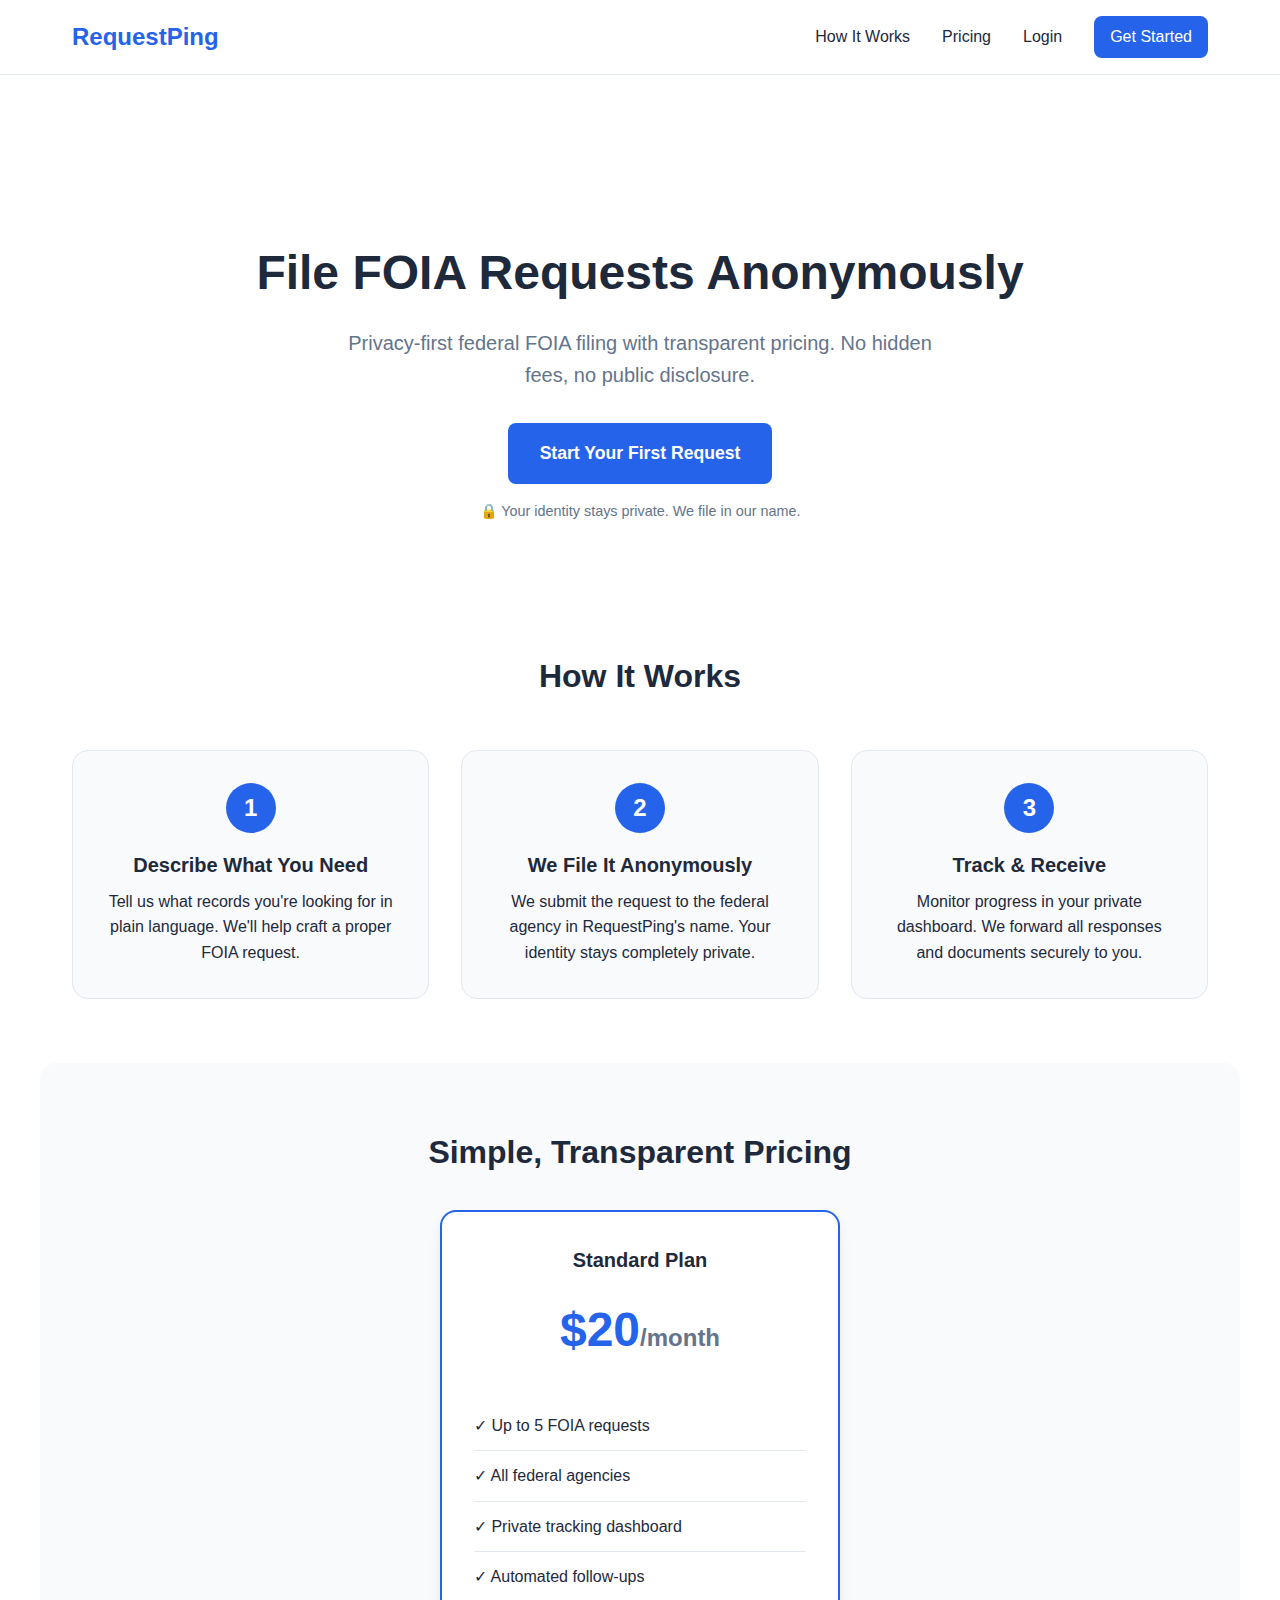
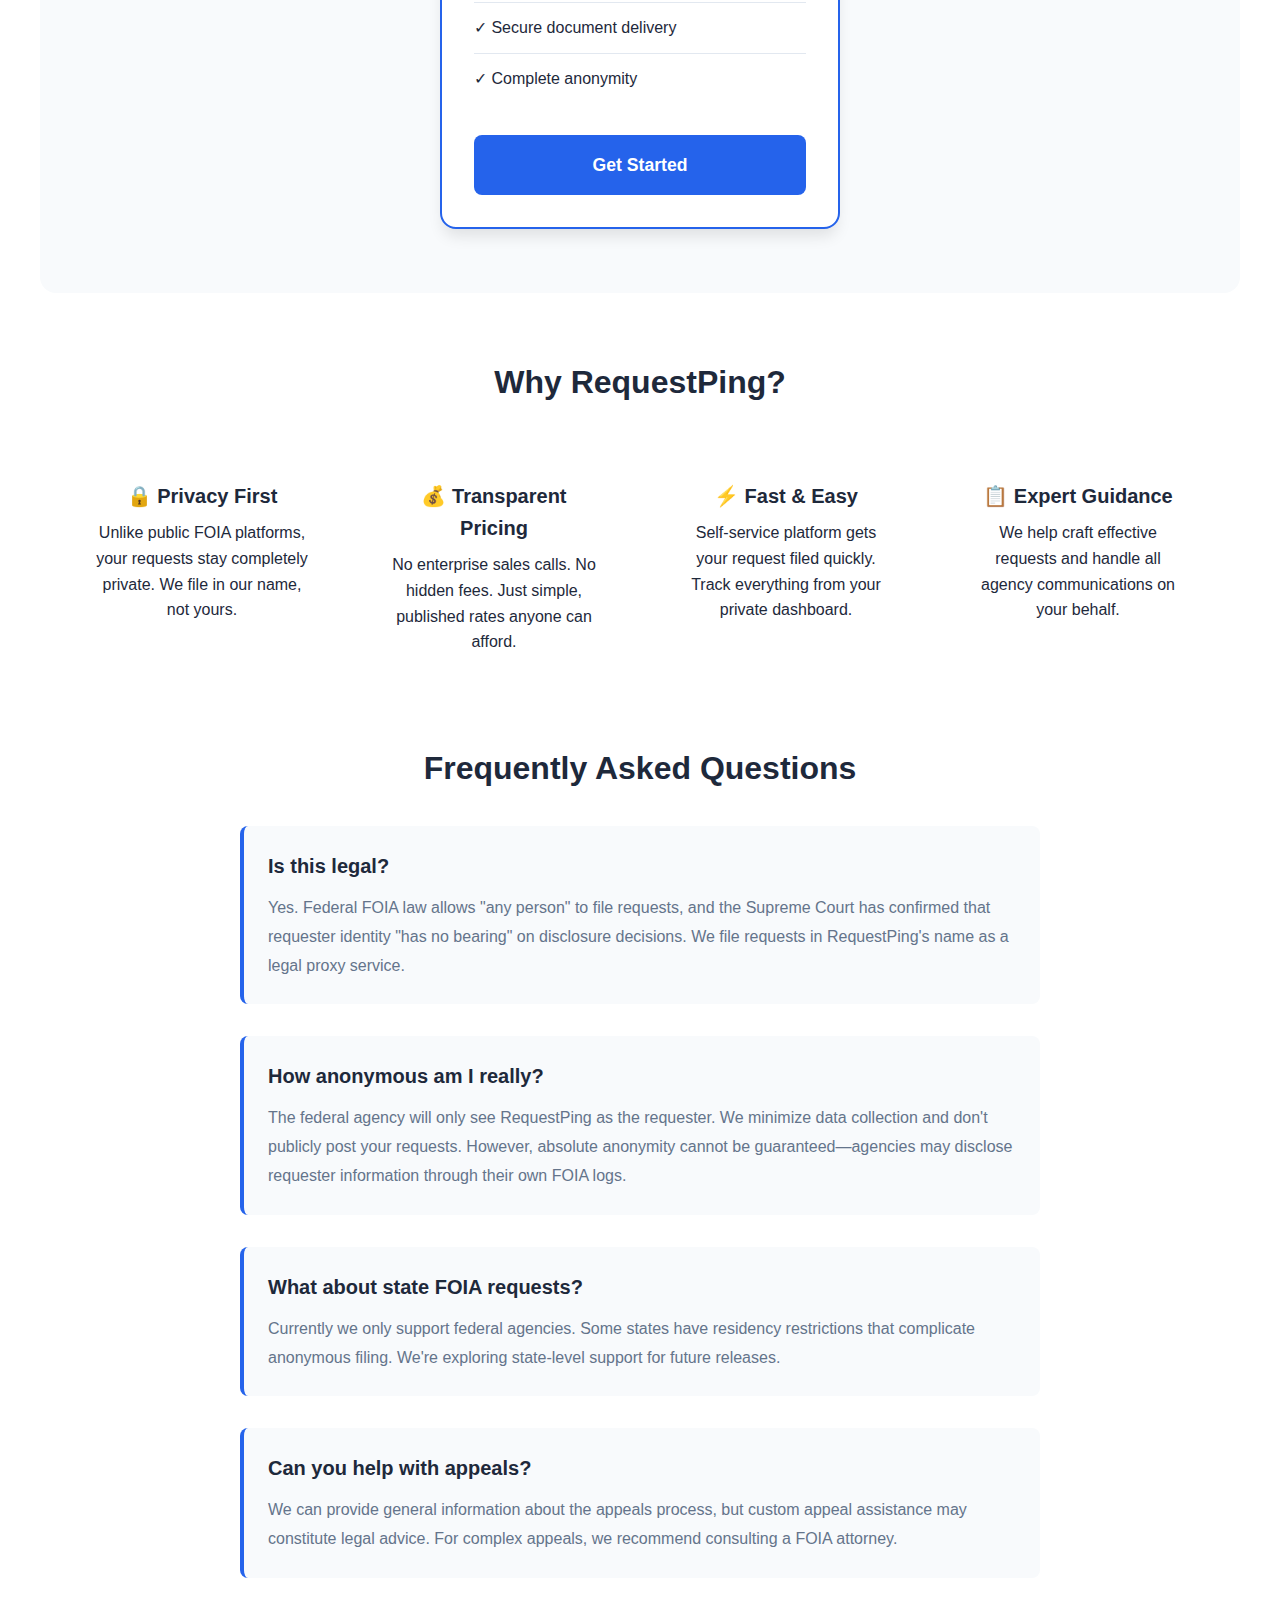
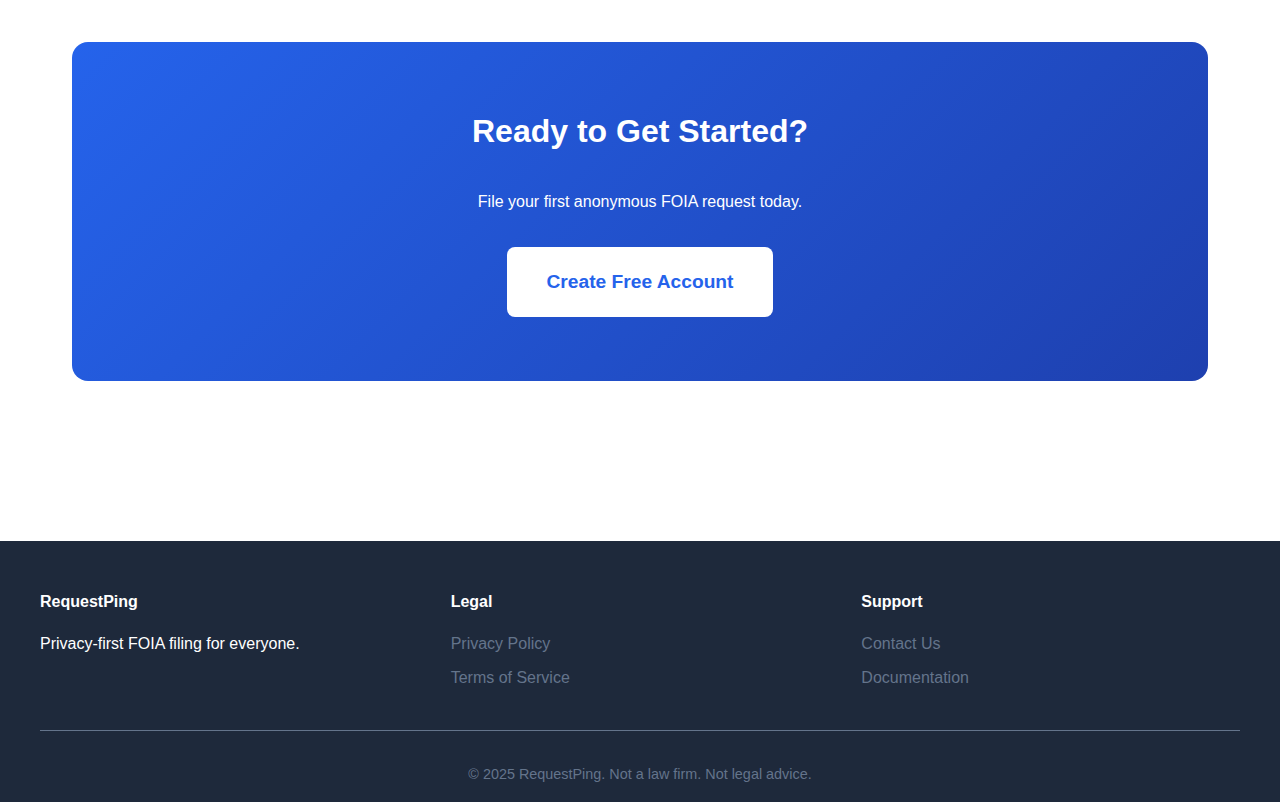
<file: index.html>
<!DOCTYPE html>
<html lang="en">
<head>
    <meta charset="UTF-8">
    <meta name="viewport" content="width=device-width, initial-scale=1.0">
    <title>RequestPing - Anonymous FOIA Requests</title>
    <link rel="stylesheet" href="css/style.css">
</head>
<body>
    <header>
        <nav>
            <div class="logo">RequestPing</div>
            <div class="nav-links">
                <a href="#how-it-works">How It Works</a>
                <a href="#pricing">Pricing</a>
                <a href="login.html">Login</a>
                <a href="signup.html" class="cta-button">Get Started</a>
            </div>
        </nav>
    </header>

    <main>
        <section class="hero">
            <h1>File FOIA Requests Anonymously</h1>
            <p class="subtitle">Privacy-first federal FOIA filing with transparent pricing. No hidden fees, no public disclosure.</p>
            <a href="signup.html" class="primary-button">Start Your First Request</a>
            <p class="trust-badge">🔒 Your identity stays private. We file in our name.</p>
        </section>

        <section id="how-it-works" class="how-it-works">
            <h2>How It Works</h2>
            <div class="steps">
                <div class="step">
                    <div class="step-number">1</div>
                    <h3>Describe What You Need</h3>
                    <p>Tell us what records you're looking for in plain language. We'll help craft a proper FOIA request.</p>
                </div>
                <div class="step">
                    <div class="step-number">2</div>
                    <h3>We File It Anonymously</h3>
                    <p>We submit the request to the federal agency in RequestPing's name. Your identity stays completely private.</p>
                </div>
                <div class="step">
                    <div class="step-number">3</div>
                    <h3>Track & Receive</h3>
                    <p>Monitor progress in your private dashboard. We forward all responses and documents securely to you.</p>
                </div>
            </div>
        </section>

        <section id="pricing" class="pricing">
            <h2>Simple, Transparent Pricing</h2>
            <div class="pricing-card">
                <h3>Standard Plan</h3>
                <div class="price">$20<span>/month</span></div>
                <ul class="features">
                    <li>✓ Up to 5 FOIA requests</li>
                    <li>✓ All federal agencies</li>
                    <li>✓ Private tracking dashboard</li>
                    <li>✓ Automated follow-ups</li>
                    <li>✓ Secure document delivery</li>
                    <li>✓ Complete anonymity</li>
                </ul>
                <a href="signup.html" class="primary-button">Get Started</a>
            </div>
        </section>

        <section class="why-requestping">
            <h2>Why RequestPing?</h2>
            <div class="reasons">
                <div class="reason">
                    <h3>🔒 Privacy First</h3>
                    <p>Unlike public FOIA platforms, your requests stay completely private. We file in our name, not yours.</p>
                </div>
                <div class="reason">
                    <h3>💰 Transparent Pricing</h3>
                    <p>No enterprise sales calls. No hidden fees. Just simple, published rates anyone can afford.</p>
                </div>
                <div class="reason">
                    <h3>⚡ Fast & Easy</h3>
                    <p>Self-service platform gets your request filed quickly. Track everything from your private dashboard.</p>
                </div>
                <div class="reason">
                    <h3>📋 Expert Guidance</h3>
                    <p>We help craft effective requests and handle all agency communications on your behalf.</p>
                </div>
            </div>
        </section>

        <section class="faq">
            <h2>Frequently Asked Questions</h2>
            <div class="faq-item">
                <h3>Is this legal?</h3>
                <p>Yes. Federal FOIA law allows "any person" to file requests, and the Supreme Court has confirmed that requester identity "has no bearing" on disclosure decisions. We file requests in RequestPing's name as a legal proxy service.</p>
            </div>
            <div class="faq-item">
                <h3>How anonymous am I really?</h3>
                <p>The federal agency will only see RequestPing as the requester. We minimize data collection and don't publicly post your requests. However, absolute anonymity cannot be guaranteed—agencies may disclose requester information through their own FOIA logs.</p>
            </div>
            <div class="faq-item">
                <h3>What about state FOIA requests?</h3>
                <p>Currently we only support federal agencies. Some states have residency restrictions that complicate anonymous filing. We're exploring state-level support for future releases.</p>
            </div>
            <div class="faq-item">
                <h3>Can you help with appeals?</h3>
                <p>We can provide general information about the appeals process, but custom appeal assistance may constitute legal advice. For complex appeals, we recommend consulting a FOIA attorney.</p>
            </div>
        </section>

        <section class="cta-final">
            <h2>Ready to Get Started?</h2>
            <p>File your first anonymous FOIA request today.</p>
            <a href="signup.html" class="primary-button large">Create Free Account</a>
        </section>
    </main>

    <footer>
        <div class="footer-content">
            <div class="footer-section">
                <h4>RequestPing</h4>
                <p>Privacy-first FOIA filing for everyone.</p>
            </div>
            <div class="footer-section">
                <h4>Legal</h4>
                <a href="privacy.html">Privacy Policy</a>
                <a href="terms.html">Terms of Service</a>
            </div>
            <div class="footer-section">
                <h4>Support</h4>
                <a href="mailto:support@requestping.com">Contact Us</a>
                <a href="docs.html">Documentation</a>
            </div>
        </div>
        <div class="footer-bottom">
            <p>&copy; 2025 RequestPing. Not a law firm. Not legal advice.</p>
        </div>
    </footer>
</body>
</html>
</file>
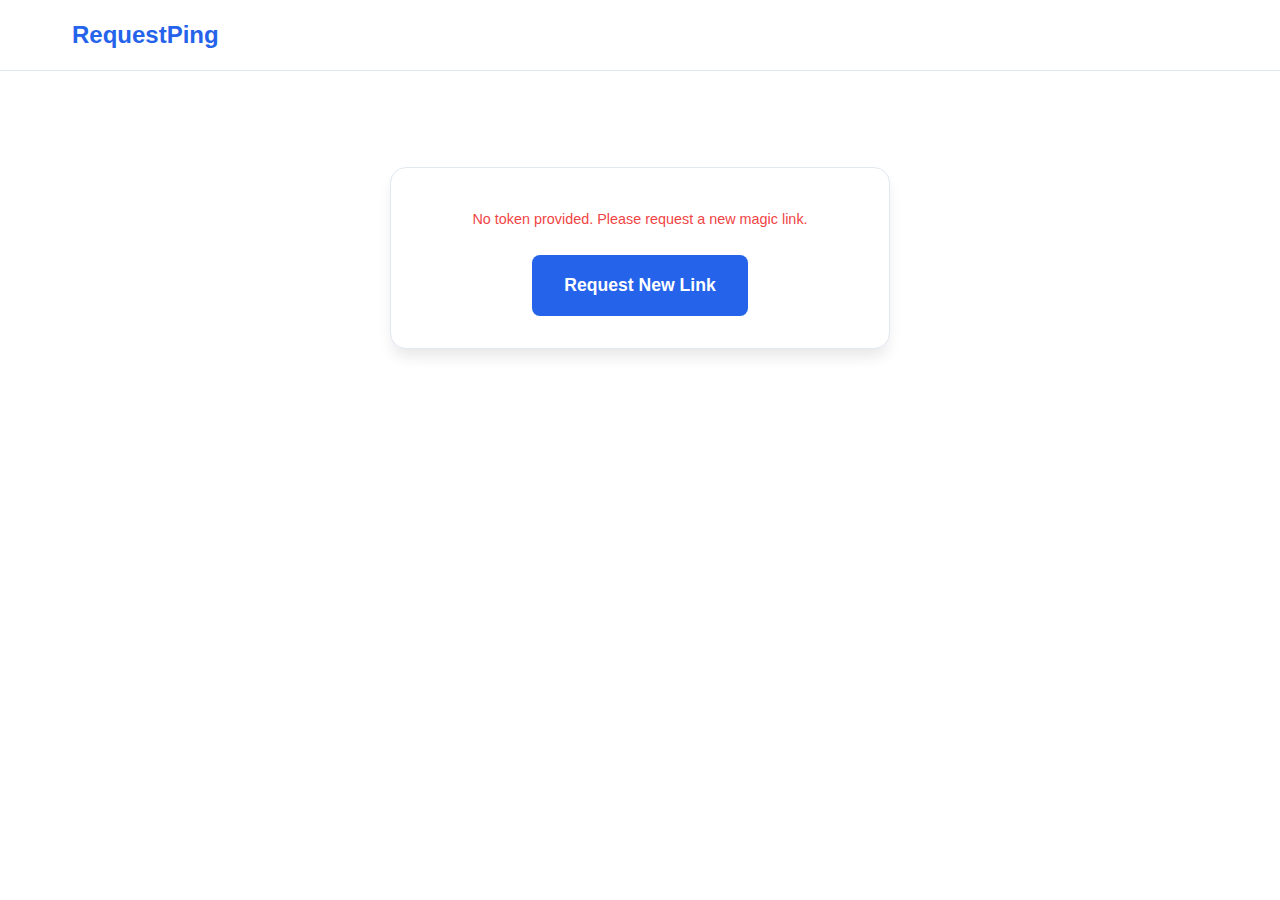
<file: auth.html>
<!DOCTYPE html>
<html lang="en">
<head>
    <meta charset="UTF-8">
    <meta name="viewport" content="width=device-width, initial-scale=1.0">
    <title>Logging in... - RequestPing</title>
    <link rel="stylesheet" href="css/style.css">
</head>
<body>
    <header>
        <nav>
            <div class="logo">RequestPing</div>
        </nav>
    </header>

    <main>
        <div class="form-container" style="text-align: center;">
            <div id="status-message">
                <h2>Logging you in...</h2>
                <p style="color: var(--text-secondary); margin-top: 1rem;">
                    Please wait while we verify your magic link.
                </p>
            </div>

            <div id="error-container" style="display: none;">
                <div class="error-message" id="error-message" style="display: block;"></div>
                <a href="login.html" class="primary-button" style="margin-top: 1.5rem; display: inline-block;">
                    Request New Link
                </a>
            </div>
        </div>
    </main>

    <script src="js/config.js"></script>
    <script src="js/auth.js"></script>
</body>
</html>
</file>
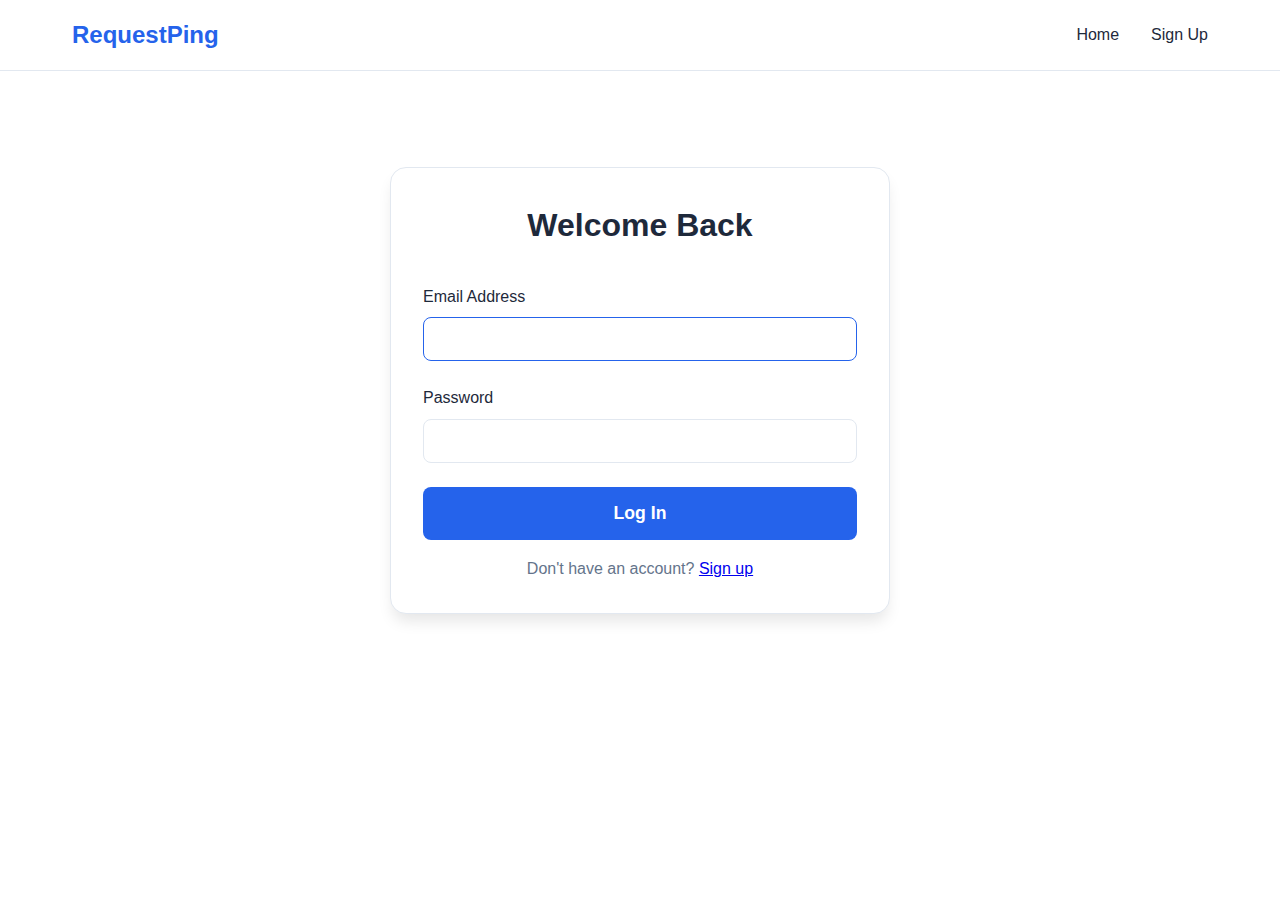
<file: browse.html>
<!DOCTYPE html>
<html lang="en">
<head>
    <meta charset="UTF-8">
    <meta name="viewport" content="width=device-width, initial-scale=1.0">
    <title>Browse Entities - RequestPing</title>
    <link rel="stylesheet" href="css/style.css">
    <style>
        .browse-controls {
            display: flex;
            gap: 1rem;
            margin-bottom: 2rem;
            flex-wrap: wrap;
        }

        .browse-controls input,
        .browse-controls select {
            flex: 1;
            min-width: 200px;
        }

        .stats {
            display: flex;
            gap: 1rem;
            margin-bottom: 2rem;
            flex-wrap: wrap;
        }

        .stat-card {
            background: var(--bg-secondary);
            padding: 1rem;
            border-radius: 0.5rem;
            border-left: 4px solid var(--primary-color);
            flex: 1;
            min-width: 150px;
        }

        .stat-number {
            font-size: 2rem;
            font-weight: bold;
            color: var(--primary-color);
        }

        .stat-label {
            font-size: 0.9rem;
            color: var(--text-secondary);
            text-transform: uppercase;
            letter-spacing: 0.5px;
        }

        .entities-table {
            width: 100%;
            border-collapse: collapse;
            background: white;
            box-shadow: var(--shadow-md);
            border-radius: 0.5rem;
            overflow: hidden;
        }

        .entities-table thead {
            background: var(--primary-color);
            color: white;
        }

        .entities-table th {
            padding: 1rem;
            text-align: left;
            font-weight: 600;
            cursor: pointer;
            user-select: none;
        }

        .entities-table th:hover {
            background: var(--primary-dark);
        }

        .entities-table td {
            padding: 0.75rem 1rem;
            border-bottom: 1px solid var(--border-color);
        }

        .entities-table tr:last-child td {
            border-bottom: none;
        }

        .entities-table tbody tr:hover {
            background: var(--bg-secondary);
        }

        .category-badge {
            display: inline-block;
            padding: 0.25rem 0.75rem;
            border-radius: 1rem;
            font-size: 0.75rem;
            font-weight: 600;
            text-transform: uppercase;
            letter-spacing: 0.5px;
        }

        .badge-state_agency { background: #dbeafe; color: #1e40af; }
        .badge-county { background: #fef3c7; color: #92400e; }
        .badge-city { background: #d1fae5; color: #065f46; }
        .badge-town { background: #e0e7ff; color: #4338ca; }
        .badge-university { background: #fce7f3; color: #9f1239; }

        .contact-badge {
            display: inline-block;
            padding: 0.2rem 0.5rem;
            background: var(--success-color);
            color: white;
            border-radius: 0.25rem;
            font-size: 0.7rem;
            font-weight: 600;
            margin-right: 0.25rem;
        }

        .contact-badge.portal {
            background: var(--secondary-color);
        }

        .no-results {
            text-align: center;
            padding: 3rem;
            color: var(--text-secondary);
        }

        @media (max-width: 768px) {
            .entities-table {
                font-size: 0.85rem;
            }

            .entities-table th,
            .entities-table td {
                padding: 0.5rem;
            }

            .entities-table .hide-mobile {
                display: none;
            }
        }
    </style>
</head>
<body>
    <header>
        <nav>
            <div class="logo">RequestPing</div>
            <div class="nav-links">
                <a href="dashboard.html">Dashboard</a>
                <a href="browse.html" class="active">Browse Entities</a>
                <a href="#" id="logout">Logout</a>
            </div>
        </nav>
    </header>

    <main>
        <div style="max-width: 1400px; margin: 2rem auto; padding: 0 1rem;">
            <h1>Browse All Virginia FOIA Entities</h1>
            <p style="color: var(--text-secondary); margin-bottom: 2rem;">
                Complete directory of all Virginia state agencies, counties, cities, towns, and universities.
            </p>

            <div class="stats">
                <div class="stat-card">
                    <div class="stat-number" id="total-count">0</div>
                    <div class="stat-label">Total Entities</div>
                </div>
                <div class="stat-card">
                    <div class="stat-number" id="filtered-count">0</div>
                    <div class="stat-label">Showing</div>
                </div>
                <div class="stat-card">
                    <div class="stat-number" id="email-count">0</div>
                    <div class="stat-label">With Email</div>
                </div>
                <div class="stat-card">
                    <div class="stat-number" id="portal-count">0</div>
                    <div class="stat-label">With Portal</div>
                </div>
            </div>

            <div class="browse-controls">
                <input type="text" id="search" placeholder="Search entities..." />
                <select id="category-filter">
                    <option value="">All Categories</option>
                    <option value="state_agency">State Agencies</option>
                    <option value="county">Counties</option>
                    <option value="city">Cities</option>
                    <option value="town">Towns</option>
                    <option value="university">Universities</option>
                </select>
                <select id="contact-filter">
                    <option value="">All Contact Methods</option>
                    <option value="email">Has Email</option>
                    <option value="portal">Has Portal</option>
                </select>
            </div>

            <div style="overflow-x: auto;">
                <table class="entities-table" id="entities-table">
                    <thead>
                        <tr>
                            <th data-sort="name">Name ▲▼</th>
                            <th data-sort="category">Category ▲▼</th>
                            <th class="hide-mobile" data-sort="foia_officer">FOIA Officer ▲▼</th>
                            <th class="hide-mobile">Contact</th>
                        </tr>
                    </thead>
                    <tbody id="entities-tbody">
                        <tr>
                            <td colspan="4" class="no-results">Loading entities...</td>
                        </tr>
                    </tbody>
                </table>
            </div>
        </div>
    </main>

    <script src="js/config.js"></script>
    <script src="js/browse.js"></script>
</body>
</html>
</file>
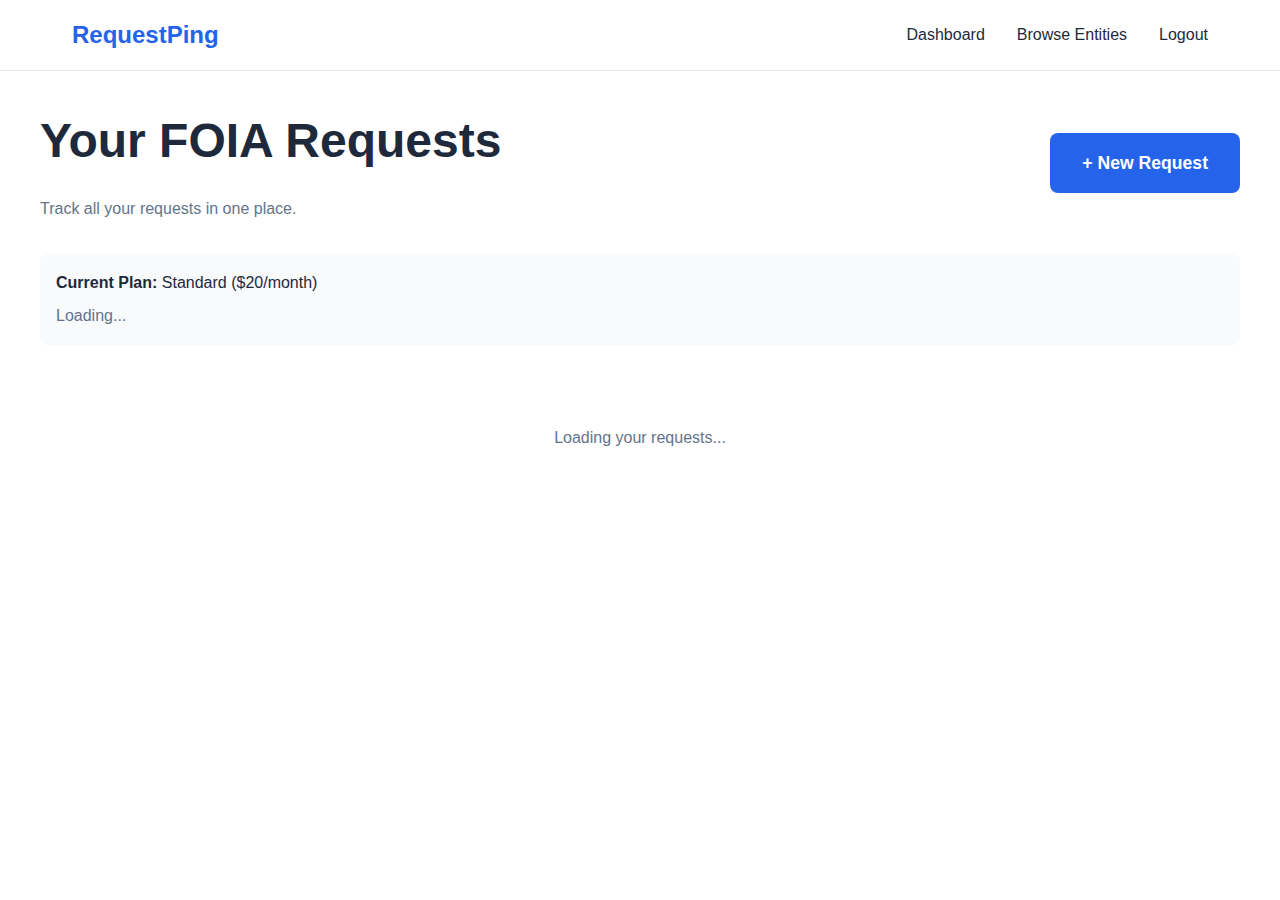
<file: dashboard.html>
<!DOCTYPE html>
<html lang="en">
<head>
    <meta charset="UTF-8">
    <meta name="viewport" content="width=device-width, initial-scale=1.0">
    <title>Dashboard - RequestPing</title>
    <link rel="stylesheet" href="css/style.css">
</head>
<body>
    <header>
        <nav>
            <div class="logo">RequestPing</div>
            <div class="nav-links">
                <a href="dashboard.html">Dashboard</a>
                <a href="browse.html">Browse Entities</a>
                <a href="#" id="logout">Logout</a>
            </div>
        </nav>
    </header>

    <main class="dashboard">
        <div class="dashboard-header">
            <div>
                <h1>Your FOIA Requests</h1>
                <p style="color: var(--text-secondary);">Track all your requests in one place.</p>
            </div>
            <a href="request.html" class="primary-button">+ New Request</a>
        </div>

        <div id="usage-info" style="background: var(--bg-secondary); padding: 1rem; border-radius: 0.5rem; margin-bottom: 2rem;">
            <p><strong>Current Plan:</strong> Standard ($20/month)</p>
            <p style="color: var(--text-secondary); margin-top: 0.5rem;">
                <span id="requests-used">Loading...</span>
            </p>
        </div>

        <div id="requests-container">
            <div style="text-align: center; padding: 3rem; color: var(--text-secondary);">
                Loading your requests...
            </div>
        </div>

        <div id="no-requests" style="display: none; text-align: center; padding: 4rem; background: var(--bg-secondary); border-radius: 1rem;">
            <h2>No requests yet</h2>
            <p style="color: var(--text-secondary); margin: 1rem 0 2rem;">
                Ready to file your first anonymous FOIA request?
            </p>
            <a href="request.html" class="primary-button">Create Your First Request</a>
        </div>
    </main>

    <script src="js/config.js"></script>
    <script src="js/dashboard.js"></script>
</body>
</html>
</file>
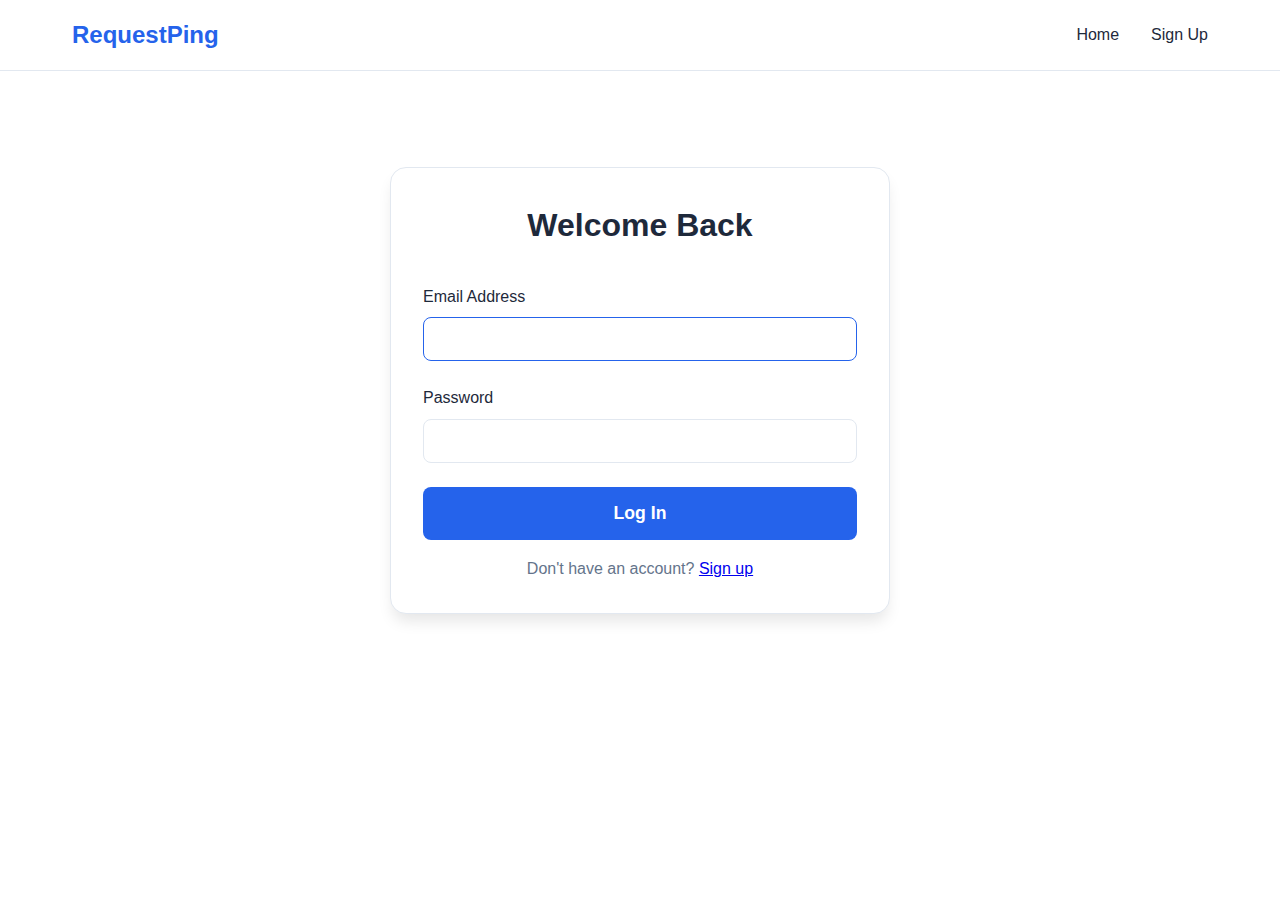
<file: login.html>
<!DOCTYPE html>
<html lang="en">
<head>
    <meta charset="UTF-8">
    <meta name="viewport" content="width=device-width, initial-scale=1.0">
    <title>Login - RequestPing</title>
    <link rel="stylesheet" href="css/style.css">
</head>
<body>
    <header>
        <nav>
            <div class="logo">RequestPing</div>
            <div class="nav-links">
                <a href="index.html">Home</a>
                <a href="signup.html">Sign Up</a>
            </div>
        </nav>
    </header>

    <main>
        <div class="form-container">
            <h2>Welcome Back</h2>
            <form id="login-form">
                <div class="form-group">
                    <label for="email">Email Address</label>
                    <input type="email" id="email" name="email" required autofocus>
                </div>

                <div class="form-group">
                    <label for="password">Password</label>
                    <input type="password" id="password" name="password" required>
                </div>

                <div id="error-message" class="error-message" style="display: none;"></div>

                <button type="submit" class="primary-button" style="width: 100%;">Log In</button>
            </form>

            <p style="text-align: center; margin-top: 1rem; color: var(--text-secondary);">
                Don't have an account? <a href="signup.html">Sign up</a>
            </p>
        </div>
    </main>

    <script src="js/config.js"></script>
    <script src="js/login.js"></script>
</body>
</html>
</file>
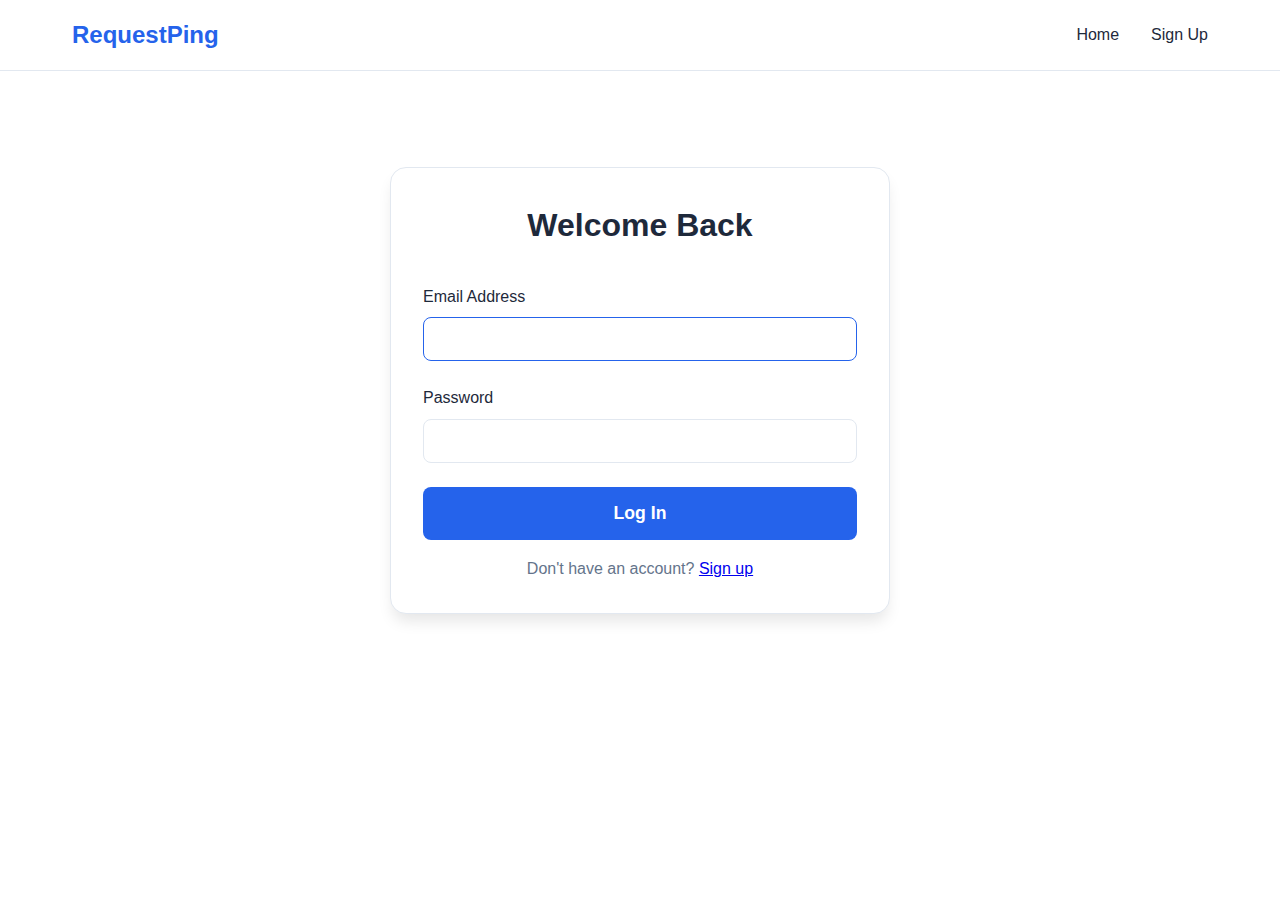
<file: request.html>
<!DOCTYPE html>
<html lang="en">
<head>
    <meta charset="UTF-8">
    <meta name="viewport" content="width=device-width, initial-scale=1.0">
    <title>New FOIA Request - RequestPing</title>
    <link rel="stylesheet" href="css/style.css">
</head>
<body>
    <header>
        <nav>
            <div class="logo">RequestPing</div>
            <div class="nav-links">
                <a href="dashboard.html">Dashboard</a>
                <a href="browse.html">Browse Entities</a>
                <a href="#" id="logout">Logout</a>
            </div>
        </nav>
    </header>

    <main>
        <div style="max-width: 800px; margin: 2rem auto;">
            <h1>New Virginia FOIA Request</h1>
            <p style="color: var(--text-secondary); margin-bottom: 2rem;">
                Tell us what records you're looking for. We'll craft a proper Virginia FOIA request and file it on your behalf with the state agency.
            </p>

            <form id="request-form">
                <div class="form-group">
                    <label for="entity-search">Virginia Entity *</label>
                    <div class="autocomplete-wrapper">
                        <input type="text"
                               id="entity-search"
                               placeholder="Search for state agency, county, city, town, or university..."
                               autocomplete="off"
                               required>
                        <div id="autocomplete-results" class="autocomplete-results"></div>
                    </div>

                    <input type="hidden" id="selected-entity-id" name="entity_id">
                    <input type="hidden" id="selected-entity-category" name="entity_category">
                    <input type="hidden" id="selected-entity-name" name="entity_name">
                    <input type="hidden" id="selected-entity-abbr" name="entity_abbr">

                    <div id="selected-entity-display" class="selected-entity"></div>
                    <small>Search across all Virginia state agencies, counties, cities, towns, and universities.</small>
                </div>

                <div class="form-group">
                    <label for="subject">Request Subject *</label>
                    <input type="text" id="subject" name="subject" required placeholder="e.g., Email records about Project X">
                    <small>Brief description of what you're requesting.</small>
                </div>

                <div class="form-group">
                    <label for="description">Detailed Description *</label>
                    <textarea id="description" name="description" required placeholder="Describe the records you're seeking in as much detail as possible. Include dates, names, keywords, or any other identifying information that will help the agency locate the records."></textarea>
                    <small><strong>Be specific to avoid delays!</strong> Good examples: "All emails sent by John Smith in the Planning Department between Jan 1-31, 2024 containing the word 'zoning'" or "The inspection report for 123 Main Street conducted on March 15, 2024." Bad examples: "All emails about zoning" (too broad) or "Everything related to planning" (too vague). If your request is very broad, agencies may estimate high costs - we'll contact you before proceeding.</small>
                </div>

                <div class="form-group">
                    <label for="date-range-start">Date Range (optional)</label>
                    <div style="display: flex; gap: 1rem; align-items: center;">
                        <input type="date" id="date-range-start" name="date-range-start" placeholder="Start date">
                        <span>to</span>
                        <input type="date" id="date-range-end" name="date-range-end" placeholder="End date">
                    </div>
                    <small>If your request covers a specific time period, specify it here.</small>
                </div>

                <div class="form-group">
                    <label for="delivery-format">Preferred Delivery Format</label>
                    <select id="delivery-format" name="delivery-format">
                        <option value="electronic">Electronic</option>
                        <option value="paper">Paper copies</option>
                        <option value="either">Either</option>
                    </select>
                </div>

                <div class="form-group">
                    <label>Fee Information</label>
                    <p style="background: var(--bg-secondary); padding: 1rem; border-radius: 0.5rem; font-size: 0.9rem; color: var(--text-secondary);">
                        <strong>Virginia FOIA Fees:</strong> Agencies may charge for actual costs of accessing, duplicating, supplying, or searching for records. Costs are based on staff hourly rates. We'll notify you if the agency estimates fees before proceeding with your request.
                    </p>
                </div>

                <div class="form-group">
                    <label>
                        <input type="checkbox" id="acknowledge-fees" name="acknowledge-fees" required>
                        I understand that agencies may charge actual costs for fulfilling my request, and RequestPing will contact me if fees are estimated before proceeding
                    </label>
                </div>

                <div id="error-message" class="error-message" style="display: none;"></div>
                <div id="success-message" class="success-message" style="display: none;"></div>

                <div style="display: flex; gap: 1rem;">
                    <button type="button" onclick="window.location.href='dashboard.html'" class="primary-button" style="background: var(--secondary-color); flex: 1;">Cancel</button>
                    <button type="submit" class="primary-button" style="flex: 2;">Submit Request</button>
                </div>
            </form>
        </div>
    </main>

    <script src="js/config.js"></script>
    <script src="js/request.js"></script>
</body>
</html>
</file>
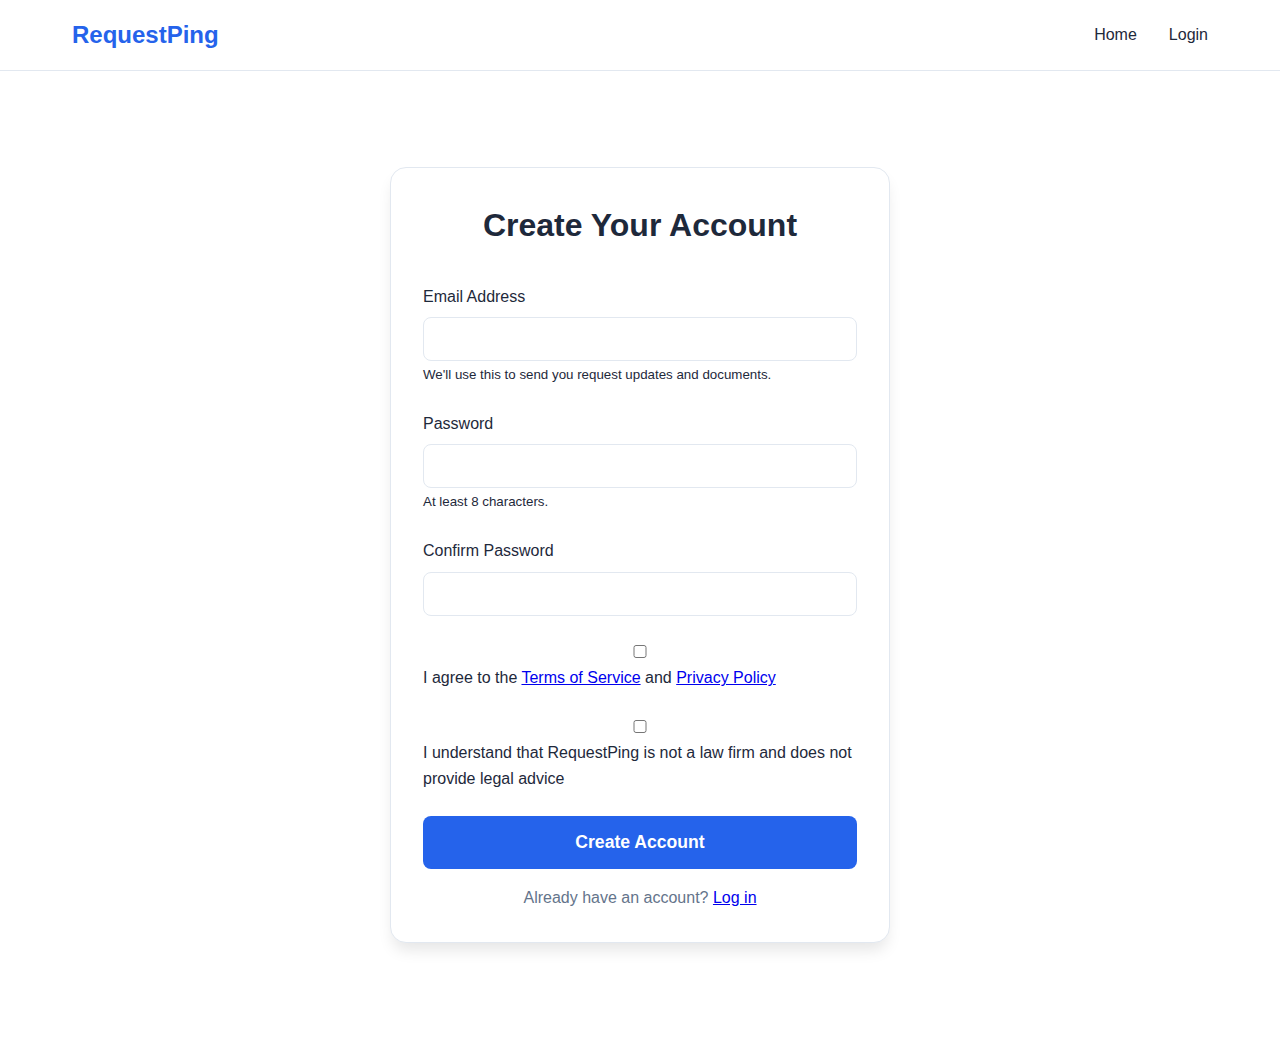
<file: signup.html>
<!DOCTYPE html>
<html lang="en">
<head>
    <meta charset="UTF-8">
    <meta name="viewport" content="width=device-width, initial-scale=1.0">
    <title>Sign Up - RequestPing</title>
    <link rel="stylesheet" href="css/style.css">
</head>
<body>
    <header>
        <nav>
            <div class="logo">RequestPing</div>
            <div class="nav-links">
                <a href="index.html">Home</a>
                <a href="login.html">Login</a>
            </div>
        </nav>
    </header>

    <main>
        <div class="form-container">
            <h2>Create Your Account</h2>
            <form id="signup-form">
                <div class="form-group">
                    <label for="email">Email Address</label>
                    <input type="email" id="email" name="email" required>
                    <small>We'll use this to send you request updates and documents.</small>
                </div>

                <div class="form-group">
                    <label for="password">Password</label>
                    <input type="password" id="password" name="password" required minlength="8">
                    <small>At least 8 characters.</small>
                </div>

                <div class="form-group">
                    <label for="confirm-password">Confirm Password</label>
                    <input type="password" id="confirm-password" name="confirm-password" required>
                </div>

                <div class="form-group">
                    <label>
                        <input type="checkbox" id="terms" name="terms" required>
                        I agree to the <a href="terms.html" target="_blank">Terms of Service</a> and <a href="privacy.html" target="_blank">Privacy Policy</a>
                    </label>
                </div>

                <div class="form-group">
                    <label>
                        <input type="checkbox" id="acknowledge" name="acknowledge" required>
                        I understand that RequestPing is not a law firm and does not provide legal advice
                    </label>
                </div>

                <div id="error-message" class="error-message" style="display: none;"></div>
                <div id="success-message" class="success-message" style="display: none;"></div>

                <button type="submit" class="primary-button" style="width: 100%;">Create Account</button>
            </form>

            <p style="text-align: center; margin-top: 1rem; color: var(--text-secondary);">
                Already have an account? <a href="login.html">Log in</a>
            </p>
        </div>
    </main>

    <script src="js/config.js"></script>
    <script src="js/signup.js"></script>
</body>
</html>
</file>
<file: css/style.css>
:root {
    --primary-color: #2563eb;
    --primary-dark: #1e40af;
    --secondary-color: #64748b;
    --success-color: #10b981;
    --danger-color: #ef4444;
    --bg-color: #ffffff;
    --bg-secondary: #f8fafc;
    --text-color: #1e293b;
    --text-secondary: #64748b;
    --border-color: #e2e8f0;
    --shadow: 0 1px 3px 0 rgb(0 0 0 / 0.1);
    --shadow-lg: 0 10px 15px -3px rgb(0 0 0 / 0.1);
}

* {
    margin: 0;
    padding: 0;
    box-sizing: border-box;
}

body {
    font-family: -apple-system, BlinkMacSystemFont, 'Segoe UI', Roboto, 'Helvetica Neue', Arial, sans-serif;
    color: var(--text-color);
    background-color: var(--bg-color);
    line-height: 1.6;
}

/* Header & Navigation */
header {
    background: white;
    border-bottom: 1px solid var(--border-color);
    position: sticky;
    top: 0;
    z-index: 100;
}

nav {
    max-width: 1200px;
    margin: 0 auto;
    padding: 1rem 2rem;
    display: flex;
    justify-content: space-between;
    align-items: center;
}

.logo {
    font-size: 1.5rem;
    font-weight: bold;
    color: var(--primary-color);
    text-decoration: none;
    display: flex;
    align-items: center;
    gap: 0.5rem;
}

.virginia-icon {
    height: 20px;
    width: auto;
    filter: brightness(0) saturate(100%) invert(32%) sepia(82%) saturate(2234%) hue-rotate(210deg) brightness(93%) contrast(92%);
}

.nav-links {
    display: flex;
    gap: 2rem;
    align-items: center;
}

.nav-links a {
    color: var(--text-color);
    text-decoration: none;
    font-weight: 500;
    transition: color 0.2s;
}

.nav-links a:hover {
    color: var(--primary-color);
}

.cta-button {
    background: var(--primary-color);
    color: white !important;
    padding: 0.5rem 1rem;
    border-radius: 0.5rem;
    transition: background 0.2s;
}

.cta-button:hover {
    background: var(--primary-dark);
}

/* Main Content */
main {
    max-width: 1200px;
    margin: 0 auto;
    padding: 2rem;
}

section {
    margin: 4rem 0;
}

h1 {
    font-size: 3rem;
    font-weight: bold;
    margin-bottom: 1rem;
    color: var(--text-color);
}

h2 {
    font-size: 2rem;
    font-weight: bold;
    margin-bottom: 2rem;
    text-align: center;
    color: var(--text-color);
}

h3 {
    font-size: 1.25rem;
    font-weight: 600;
    margin-bottom: 0.5rem;
    color: var(--text-color);
}

/* Hero Section */
.hero {
    text-align: center;
    padding: 4rem 0;
}

.subtitle {
    font-size: 1.25rem;
    color: var(--text-secondary);
    margin-bottom: 2rem;
    max-width: 600px;
    margin-left: auto;
    margin-right: auto;
}

.primary-button {
    display: inline-block;
    background: var(--primary-color);
    color: white;
    padding: 1rem 2rem;
    border-radius: 0.5rem;
    text-decoration: none;
    font-weight: 600;
    font-size: 1.1rem;
    transition: background 0.2s, transform 0.2s;
    border: none;
    cursor: pointer;
}

.primary-button:hover {
    background: var(--primary-dark);
    transform: translateY(-1px);
}

.primary-button.large {
    padding: 1.25rem 2.5rem;
    font-size: 1.2rem;
}

.trust-badge {
    margin-top: 1rem;
    color: var(--text-secondary);
    font-size: 0.9rem;
}

/* How It Works */
.steps {
    display: grid;
    grid-template-columns: repeat(auto-fit, minmax(280px, 1fr));
    gap: 2rem;
    margin-top: 3rem;
}

.step {
    text-align: center;
    padding: 2rem;
    background: var(--bg-secondary);
    border-radius: 1rem;
    border: 1px solid var(--border-color);
}

.step-number {
    width: 50px;
    height: 50px;
    background: var(--primary-color);
    color: white;
    border-radius: 50%;
    display: flex;
    align-items: center;
    justify-content: center;
    font-size: 1.5rem;
    font-weight: bold;
    margin: 0 auto 1rem;
}

/* Pricing */
.pricing {
    background: var(--bg-secondary);
    padding: 4rem 2rem;
    border-radius: 1rem;
    margin: 4rem -2rem;
}

.pricing-card {
    max-width: 400px;
    margin: 0 auto;
    background: white;
    padding: 2rem;
    border-radius: 1rem;
    border: 2px solid var(--primary-color);
    box-shadow: var(--shadow-lg);
}

.pricing-card h3 {
    text-align: center;
    margin-bottom: 1rem;
}

.price {
    text-align: center;
    font-size: 3rem;
    font-weight: bold;
    color: var(--primary-color);
    margin-bottom: 2rem;
}

.price span {
    font-size: 1.5rem;
    color: var(--text-secondary);
}

.features {
    list-style: none;
    margin-bottom: 2rem;
}

.features li {
    padding: 0.75rem 0;
    border-bottom: 1px solid var(--border-color);
    color: var(--text-color);
}

.features li:last-child {
    border-bottom: none;
}

.pricing-card .primary-button {
    width: 100%;
    text-align: center;
}

/* Why RequestPing */
.reasons {
    display: grid;
    grid-template-columns: repeat(auto-fit, minmax(250px, 1fr));
    gap: 2rem;
    margin-top: 3rem;
}

.reason {
    padding: 1.5rem;
    text-align: center;
}

/* FAQ */
.faq {
    max-width: 800px;
    margin: 4rem auto;
}

.faq-item {
    margin-bottom: 2rem;
    padding: 1.5rem;
    background: var(--bg-secondary);
    border-radius: 0.5rem;
    border-left: 4px solid var(--primary-color);
}

.faq-item h3 {
    margin-bottom: 0.75rem;
}

.faq-item p {
    color: var(--text-secondary);
    line-height: 1.8;
}

/* CTA Final */
.cta-final {
    text-align: center;
    padding: 4rem 2rem;
    background: linear-gradient(135deg, var(--primary-color), var(--primary-dark));
    color: white;
    border-radius: 1rem;
    margin: 4rem 0;
}

.cta-final h2,
.cta-final p {
    color: white;
}

.cta-final .primary-button {
    background: white;
    color: var(--primary-color);
    margin-top: 2rem;
}

.cta-final .primary-button:hover {
    background: var(--bg-secondary);
}

/* Footer */
footer {
    background: var(--text-color);
    color: white;
    padding: 3rem 2rem 1rem;
    margin-top: 4rem;
}

.footer-content {
    max-width: 1200px;
    margin: 0 auto;
    display: grid;
    grid-template-columns: repeat(auto-fit, minmax(200px, 1fr));
    gap: 2rem;
    margin-bottom: 2rem;
}

.footer-section h4 {
    margin-bottom: 1rem;
    color: white;
}

.footer-section a {
    display: block;
    color: var(--text-secondary);
    text-decoration: none;
    margin-bottom: 0.5rem;
    transition: color 0.2s;
}

.footer-section a:hover {
    color: white;
}

.footer-bottom {
    max-width: 1200px;
    margin: 0 auto;
    padding-top: 2rem;
    border-top: 1px solid var(--secondary-color);
    text-align: center;
    color: var(--text-secondary);
    font-size: 0.9rem;
}

/* Form Styles */
.form-container {
    max-width: 500px;
    margin: 4rem auto;
    padding: 2rem;
    background: white;
    border-radius: 1rem;
    border: 1px solid var(--border-color);
    box-shadow: var(--shadow-lg);
}

.form-group {
    margin-bottom: 1.5rem;
}

.form-group label {
    display: block;
    margin-bottom: 0.5rem;
    font-weight: 500;
    color: var(--text-color);
}

.form-group input,
.form-group textarea,
.form-group select {
    width: 100%;
    padding: 0.75rem;
    border: 1px solid var(--border-color);
    border-radius: 0.5rem;
    font-size: 1rem;
    font-family: inherit;
    transition: border-color 0.2s;
}

.form-group input:focus,
.form-group textarea:focus,
.form-group select:focus {
    outline: none;
    border-color: var(--primary-color);
}

.form-group textarea {
    min-height: 120px;
    resize: vertical;
}

.error-message {
    color: var(--danger-color);
    font-size: 0.9rem;
    margin-top: 0.5rem;
}

.success-message {
    color: var(--success-color);
    font-size: 0.9rem;
    margin-top: 0.5rem;
}

/* Dashboard */
.dashboard {
    padding: 2rem 0;
}

.dashboard-header {
    display: flex;
    justify-content: space-between;
    align-items: center;
    margin-bottom: 2rem;
}

.request-card {
    background: white;
    border: 1px solid var(--border-color);
    border-radius: 0.5rem;
    padding: 1.5rem;
    margin-bottom: 1rem;
    transition: box-shadow 0.2s;
}

.request-card:hover {
    box-shadow: var(--shadow-lg);
}

.request-header {
    display: flex;
    justify-content: space-between;
    align-items: start;
    margin-bottom: 1rem;
}

.status-badge {
    display: inline-block;
    padding: 0.25rem 0.75rem;
    border-radius: 1rem;
    font-size: 0.85rem;
    font-weight: 600;
}

.status-pending {
    background: #fef3c7;
    color: #92400e;
}

.status-submitted {
    background: #dbeafe;
    color: #1e40af;
}

.status-processing {
    background: #e0e7ff;
    color: #4338ca;
}

.status-completed {
    background: #d1fae5;
    color: #065f46;
}

.request-meta {
    color: var(--text-secondary);
    font-size: 0.9rem;
    margin-top: 0.5rem;
}

/* Responsive */
@media (max-width: 768px) {
    nav {
        flex-direction: column;
        gap: 1rem;
    }

    .nav-links {
        flex-direction: column;
        gap: 1rem;
    }

    h1 {
        font-size: 2rem;
    }

    .steps,
    .reasons {
        grid-template-columns: 1fr;
    }

    .pricing {
        margin: 4rem 0;
    }
}
</file>
